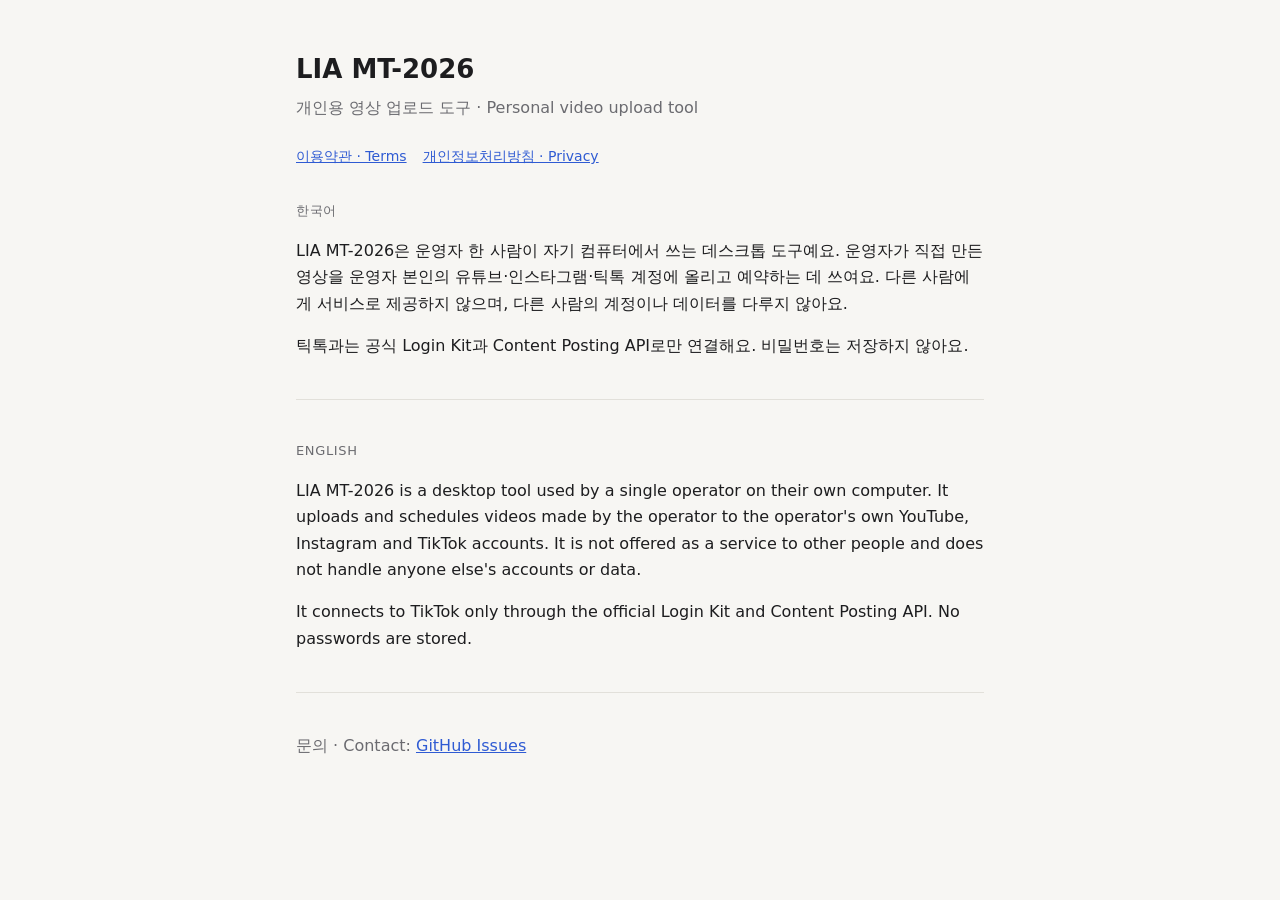
<file: index.html>
<!doctype html>
<html lang="ko">
<head>
<meta charset="utf-8">
<meta name="viewport" content="width=device-width, initial-scale=1">
<title>LIA MT-2026</title>
<link rel="stylesheet" href="style.css">
</head>
<body>
<main>
  <h1>LIA MT-2026</h1>
  <p class="sub">개인용 영상 업로드 도구 · Personal video upload tool</p>
  <nav><a href="terms.html">이용약관 · Terms</a><a href="privacy.html">개인정보처리방침 · Privacy</a></nav>

  <p class="lang">한국어</p>
  <p>LIA MT-2026은 운영자 한 사람이 자기 컴퓨터에서 쓰는 데스크톱 도구예요.
  운영자가 직접 만든 영상을 운영자 본인의 유튜브·인스타그램·틱톡 계정에 올리고 예약하는 데 쓰여요.
  다른 사람에게 서비스로 제공하지 않으며, 다른 사람의 계정이나 데이터를 다루지 않아요.</p>
  <p>틱톡과는 공식 Login Kit과 Content Posting API로만 연결해요. 비밀번호는 저장하지 않아요.</p>

  <hr>

  <p class="lang">English</p>
  <p>LIA MT-2026 is a desktop tool used by a single operator on their own computer.
  It uploads and schedules videos made by the operator to the operator's own YouTube, Instagram and TikTok accounts.
  It is not offered as a service to other people and does not handle anyone else's accounts or data.</p>
  <p>It connects to TikTok only through the official Login Kit and Content Posting API. No passwords are stored.</p>

  <hr>
  <p class="sub">문의 · Contact: <a href="https://github.com/maroseol0427/lia-mt-2026/issues">GitHub Issues</a></p>
</main>
</body>
</html>
</file>
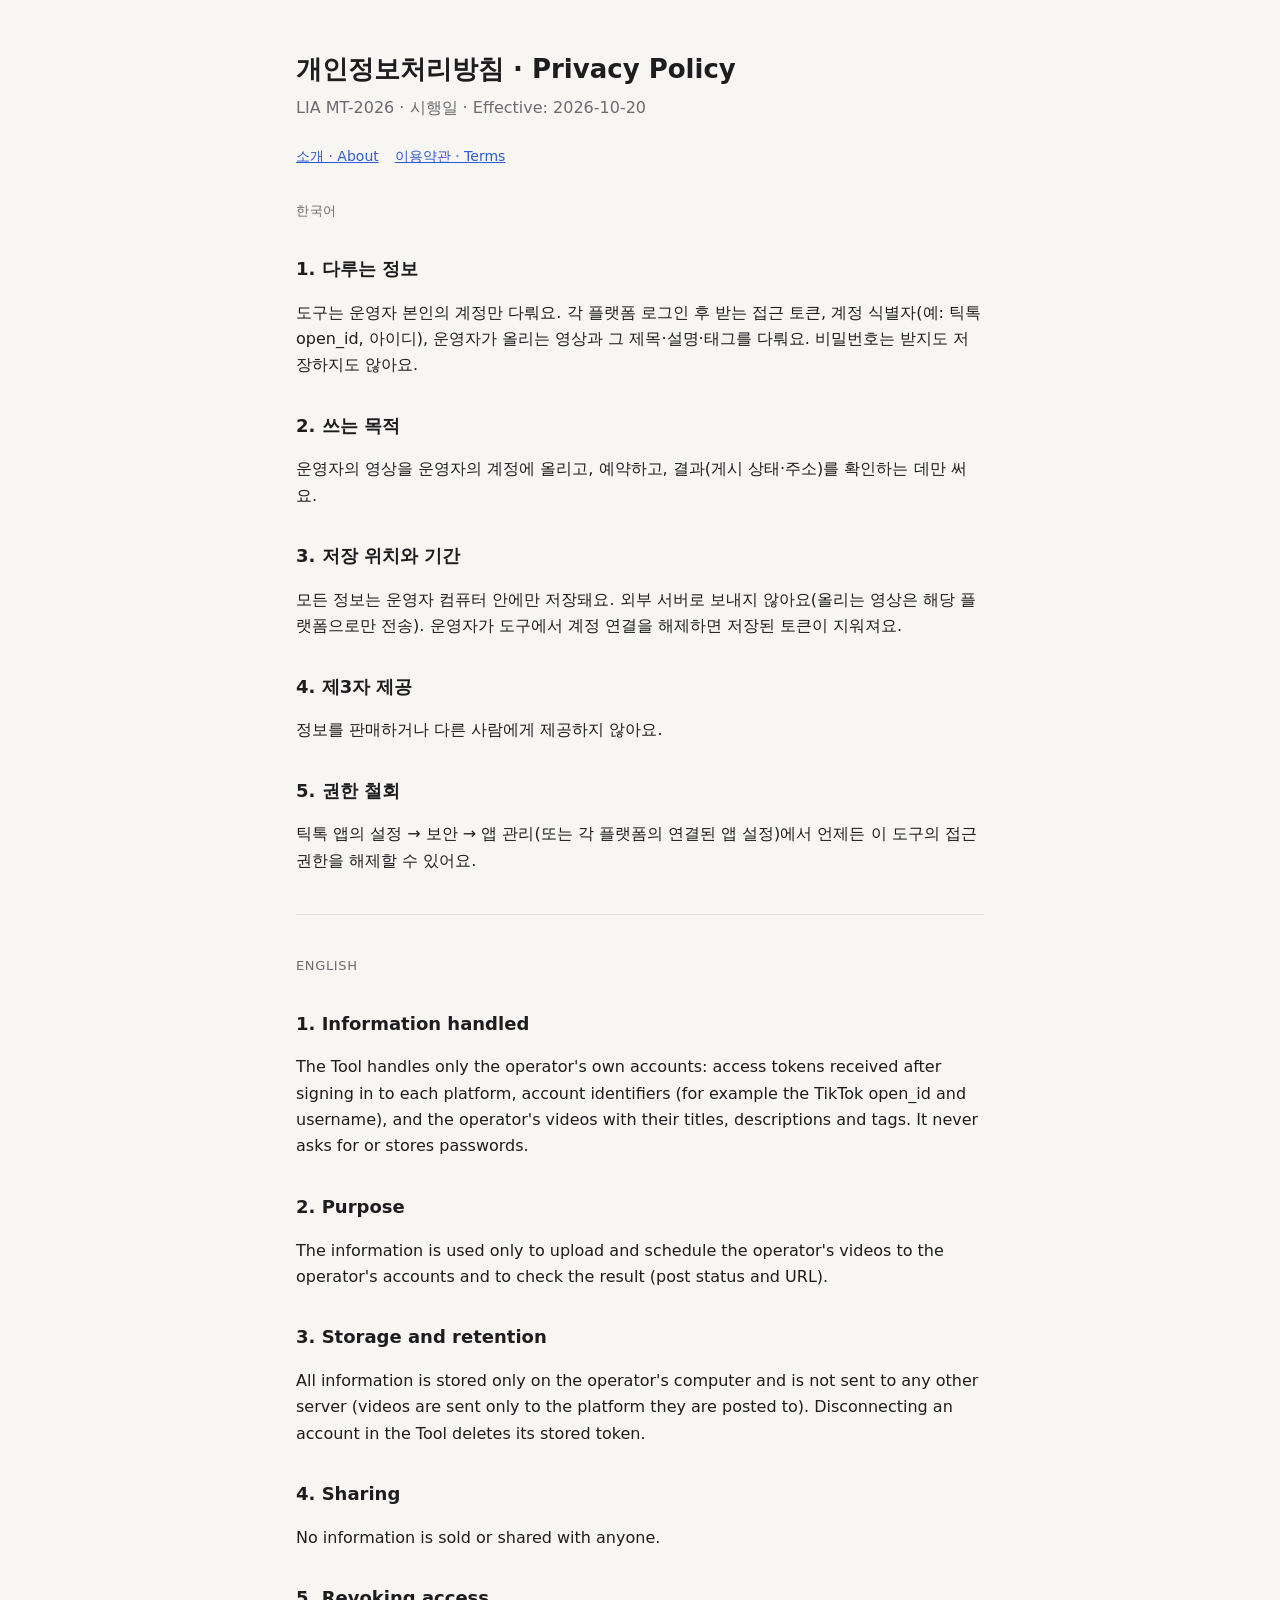
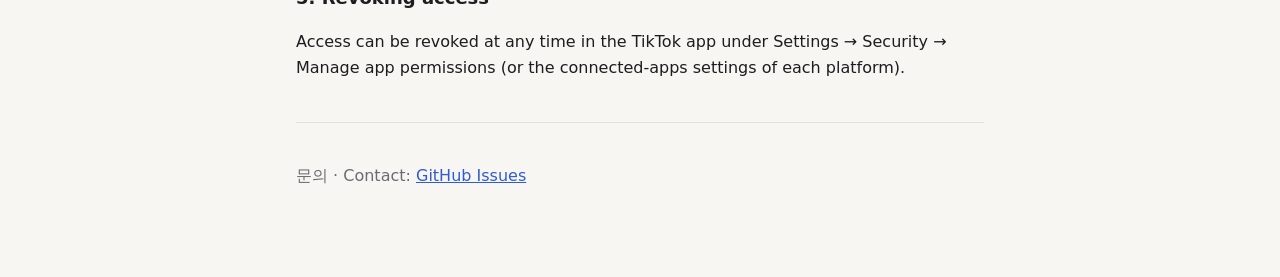
<file: privacy.html>
<!doctype html>
<html lang="ko">
<head>
<meta charset="utf-8">
<meta name="viewport" content="width=device-width, initial-scale=1">
<title>개인정보처리방침 · Privacy Policy</title>
<link rel="stylesheet" href="style.css">
</head>
<body>
<main>
  <h1>개인정보처리방침 · Privacy Policy</h1>
  <p class="sub">LIA MT-2026 · 시행일 · Effective: 2026-10-20</p>
  <nav><a href="index.html">소개 · About</a><a href="terms.html">이용약관 · Terms</a></nav>

  <p class="lang">한국어</p>
  <h2>1. 다루는 정보</h2>
  <p>도구는 운영자 본인의 계정만 다뤄요. 각 플랫폼 로그인 후 받는 접근 토큰, 계정 식별자(예: 틱톡 open_id, 아이디),
  운영자가 올리는 영상과 그 제목·설명·태그를 다뤄요. 비밀번호는 받지도 저장하지도 않아요.</p>
  <h2>2. 쓰는 목적</h2>
  <p>운영자의 영상을 운영자의 계정에 올리고, 예약하고, 결과(게시 상태·주소)를 확인하는 데만 써요.</p>
  <h2>3. 저장 위치와 기간</h2>
  <p>모든 정보는 운영자 컴퓨터 안에만 저장돼요. 외부 서버로 보내지 않아요(올리는 영상은 해당 플랫폼으로만 전송).
  운영자가 도구에서 계정 연결을 해제하면 저장된 토큰이 지워져요.</p>
  <h2>4. 제3자 제공</h2>
  <p>정보를 판매하거나 다른 사람에게 제공하지 않아요.</p>
  <h2>5. 권한 철회</h2>
  <p>틱톡 앱의 설정 → 보안 → 앱 관리(또는 각 플랫폼의 연결된 앱 설정)에서 언제든 이 도구의 접근 권한을 해제할 수 있어요.</p>

  <hr>

  <p class="lang">English</p>
  <h2>1. Information handled</h2>
  <p>The Tool handles only the operator's own accounts: access tokens received after signing in to each platform,
  account identifiers (for example the TikTok open_id and username), and the operator's videos with their titles, descriptions and tags.
  It never asks for or stores passwords.</p>
  <h2>2. Purpose</h2>
  <p>The information is used only to upload and schedule the operator's videos to the operator's accounts and to check the result (post status and URL).</p>
  <h2>3. Storage and retention</h2>
  <p>All information is stored only on the operator's computer and is not sent to any other server (videos are sent only to the platform they are posted to).
  Disconnecting an account in the Tool deletes its stored token.</p>
  <h2>4. Sharing</h2>
  <p>No information is sold or shared with anyone.</p>
  <h2>5. Revoking access</h2>
  <p>Access can be revoked at any time in the TikTok app under Settings → Security → Manage app permissions (or the connected-apps settings of each platform).</p>

  <hr>
  <p class="sub">문의 · Contact: <a href="https://github.com/maroseol0427/lia-mt-2026/issues">GitHub Issues</a></p>
</main>
</body>
</html>
</file>
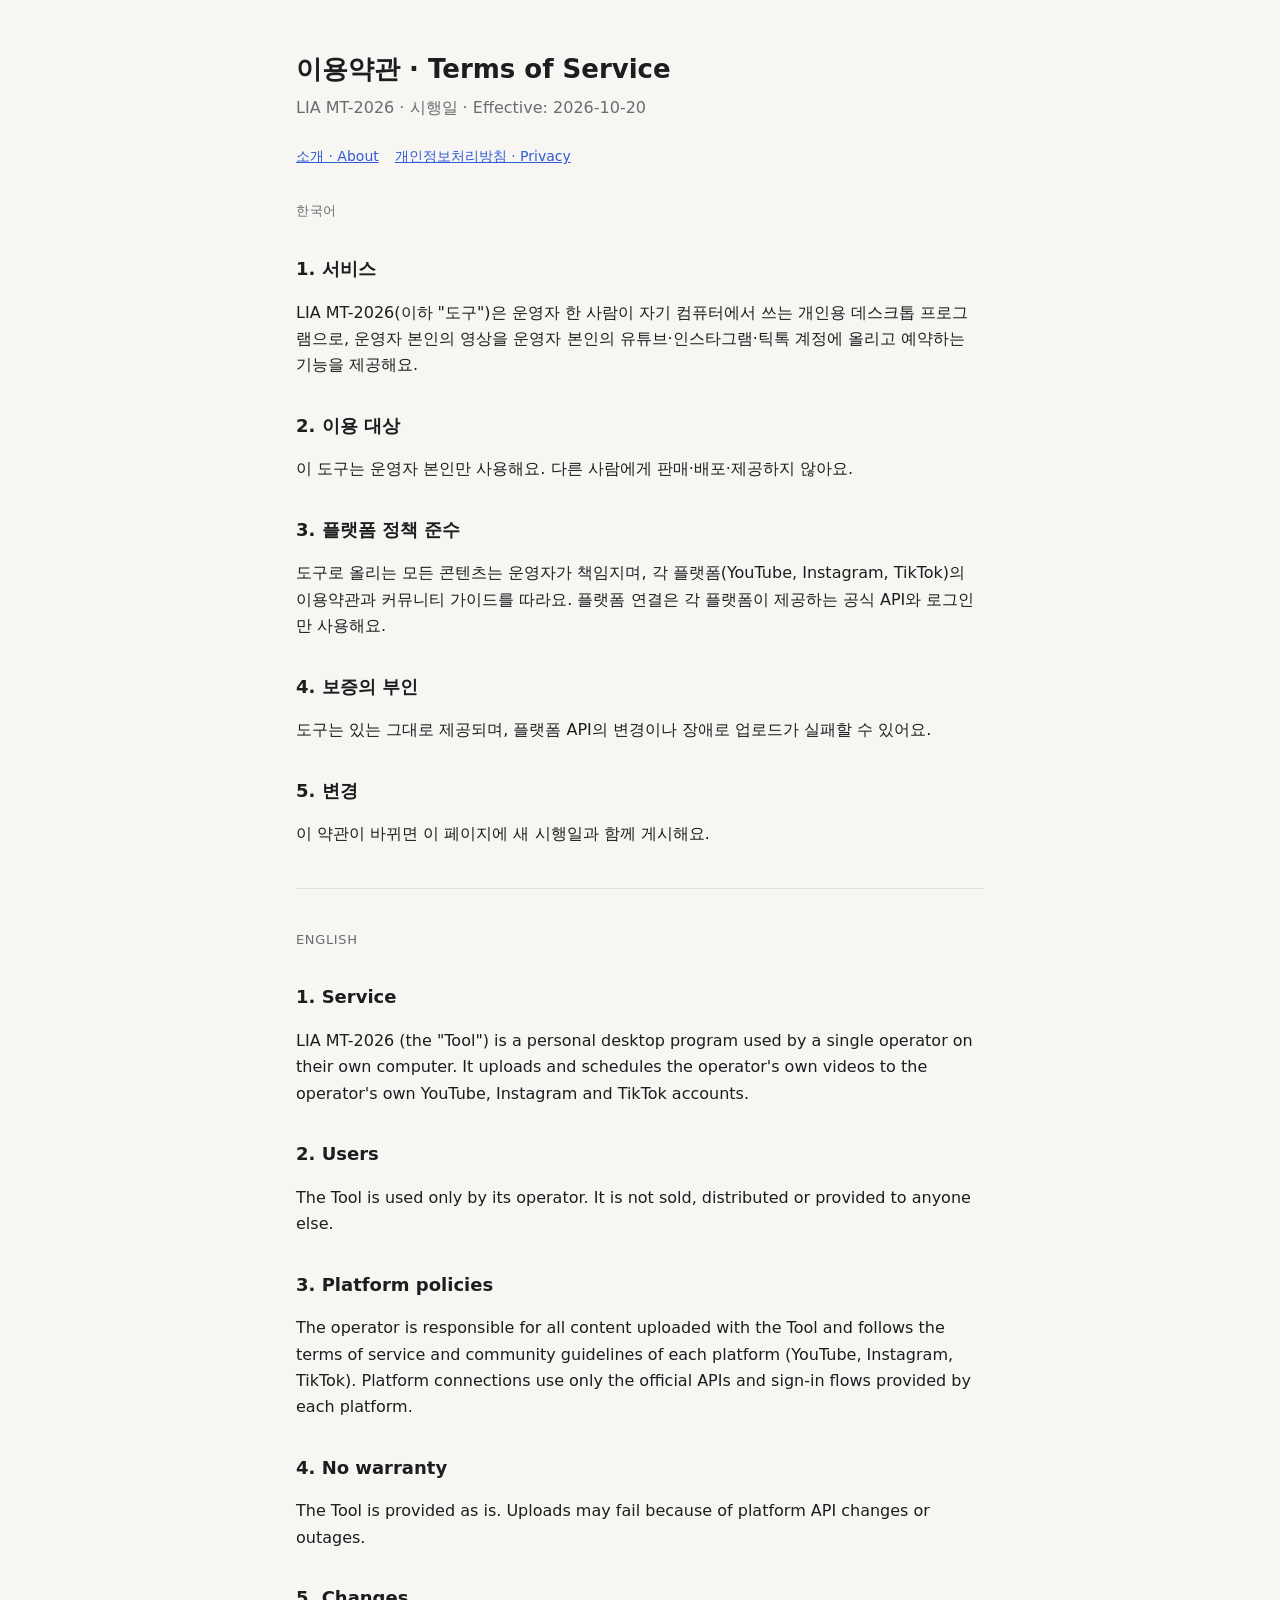
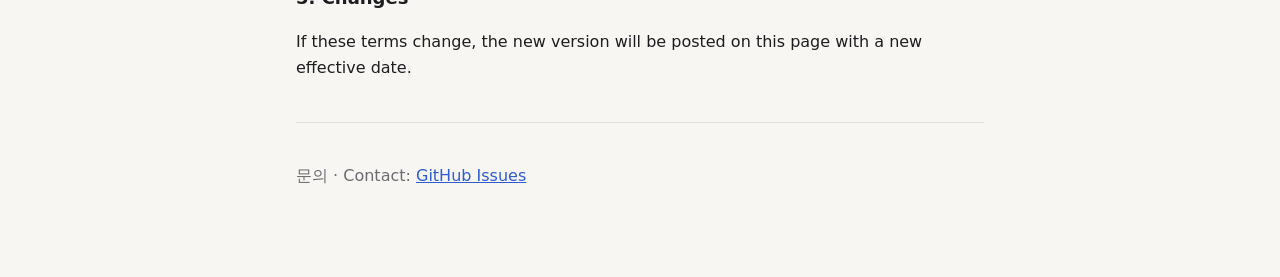
<file: terms.html>
<!doctype html>
<html lang="ko">
<head>
<meta charset="utf-8">
<meta name="viewport" content="width=device-width, initial-scale=1">
<title>이용약관 · Terms of Service</title>
<link rel="stylesheet" href="style.css">
</head>
<body>
<main>
  <h1>이용약관 · Terms of Service</h1>
  <p class="sub">LIA MT-2026 · 시행일 · Effective: 2026-10-20</p>
  <nav><a href="index.html">소개 · About</a><a href="privacy.html">개인정보처리방침 · Privacy</a></nav>

  <p class="lang">한국어</p>
  <h2>1. 서비스</h2>
  <p>LIA MT-2026(이하 "도구")은 운영자 한 사람이 자기 컴퓨터에서 쓰는 개인용 데스크톱 프로그램으로,
  운영자 본인의 영상을 운영자 본인의 유튜브·인스타그램·틱톡 계정에 올리고 예약하는 기능을 제공해요.</p>
  <h2>2. 이용 대상</h2>
  <p>이 도구는 운영자 본인만 사용해요. 다른 사람에게 판매·배포·제공하지 않아요.</p>
  <h2>3. 플랫폼 정책 준수</h2>
  <p>도구로 올리는 모든 콘텐츠는 운영자가 책임지며, 각 플랫폼(YouTube, Instagram, TikTok)의 이용약관과 커뮤니티 가이드를 따라요.
  플랫폼 연결은 각 플랫폼이 제공하는 공식 API와 로그인만 사용해요.</p>
  <h2>4. 보증의 부인</h2>
  <p>도구는 있는 그대로 제공되며, 플랫폼 API의 변경이나 장애로 업로드가 실패할 수 있어요.</p>
  <h2>5. 변경</h2>
  <p>이 약관이 바뀌면 이 페이지에 새 시행일과 함께 게시해요.</p>

  <hr>

  <p class="lang">English</p>
  <h2>1. Service</h2>
  <p>LIA MT-2026 (the "Tool") is a personal desktop program used by a single operator on their own computer.
  It uploads and schedules the operator's own videos to the operator's own YouTube, Instagram and TikTok accounts.</p>
  <h2>2. Users</h2>
  <p>The Tool is used only by its operator. It is not sold, distributed or provided to anyone else.</p>
  <h2>3. Platform policies</h2>
  <p>The operator is responsible for all content uploaded with the Tool and follows the terms of service and community guidelines
  of each platform (YouTube, Instagram, TikTok). Platform connections use only the official APIs and sign-in flows provided by each platform.</p>
  <h2>4. No warranty</h2>
  <p>The Tool is provided as is. Uploads may fail because of platform API changes or outages.</p>
  <h2>5. Changes</h2>
  <p>If these terms change, the new version will be posted on this page with a new effective date.</p>

  <hr>
  <p class="sub">문의 · Contact: <a href="https://github.com/maroseol0427/lia-mt-2026/issues">GitHub Issues</a></p>
</main>
</body>
</html>
</file>
<file: style.css>
:root { --bg: #f7f6f3; --text: #1d1d1f; --muted: #6b6b70; --line: #e2e0da; --accent: #2f5bd3; }
@media (prefers-color-scheme: dark) {
  :root { --bg: #151517; --text: #ececee; --muted: #9a9aa2; --line: #333338; --accent: #7c9cff; }
}
* { box-sizing: border-box; }
body { margin: 0; background: var(--bg); color: var(--text);
  font: 16px/1.65 "Pretendard", "Malgun Gothic", system-ui, sans-serif; }
main { max-width: 720px; margin: 0 auto; padding: 48px 16px 64px; }
h1 { font-size: 26px; margin: 0 0 4px; }
h2 { font-size: 18px; margin: 32px 0 8px; }
.sub { color: var(--muted); margin: 0 0 24px; }
nav { display: flex; gap: 16px; margin-bottom: 32px; font-size: 14px; }
a { color: var(--accent); }
hr { border: 0; border-top: 1px solid var(--line); margin: 40px 0; }
.lang { font-size: 13px; color: var(--muted); text-transform: uppercase; letter-spacing: .05em; }
</file>
